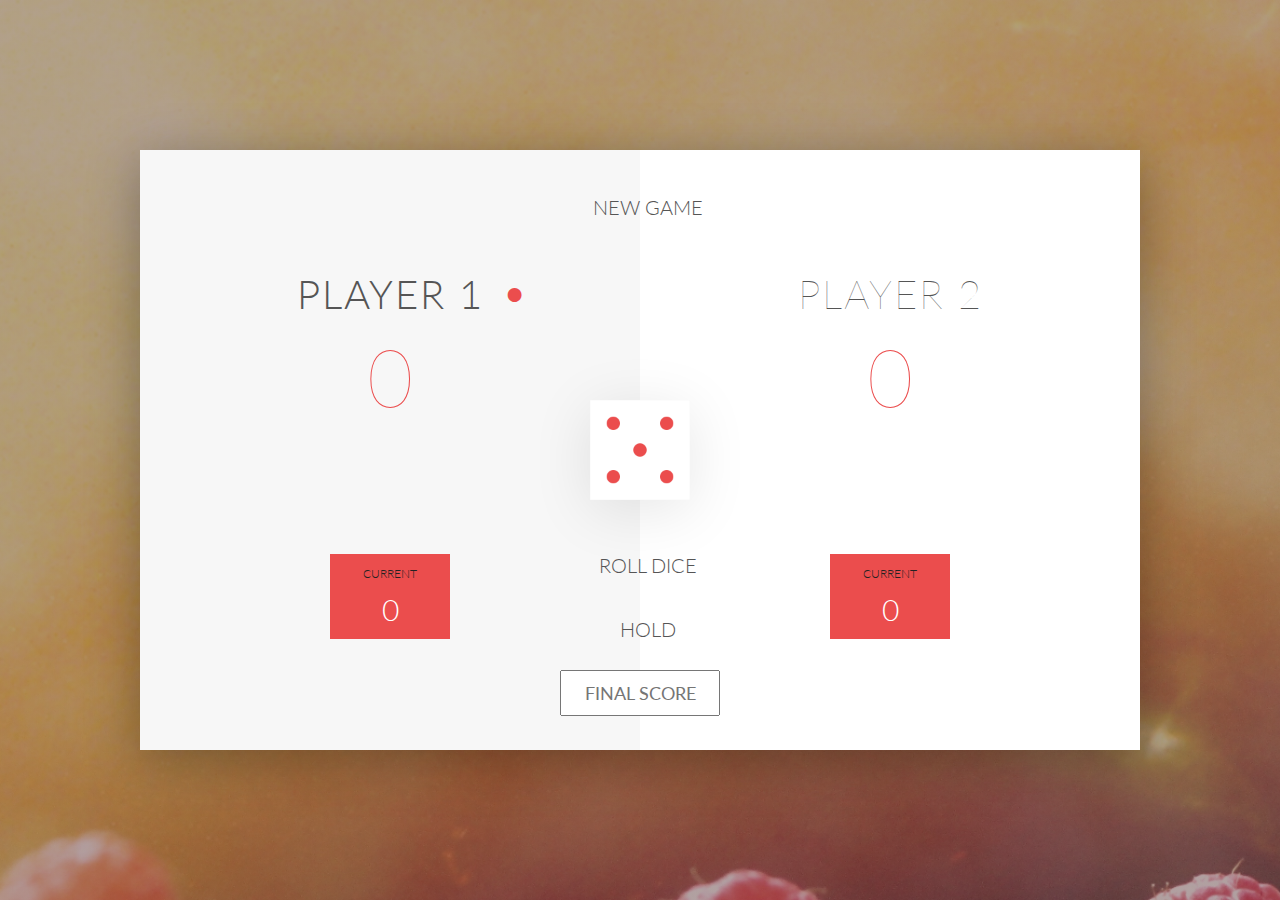
<file: 4-DOM-pig-game/index.html>
<!DOCTYPE html>
<html lang="en">
    <head>
        <meta charset="UTF-8">
        <link href="https://fonts.googleapis.com/css?family=Lato:100,300,600" rel="stylesheet" type="text/css">
        <link href="http://code.ionicframework.com/ionicons/2.0.1/css/ionicons.min.css" rel="stylesheet" type="text/css">
        <link type="text/css" rel="stylesheet" href="style.css">
        
        <title>Pig Game</title>
    </head>

    <body>
        <div class="wrapper clearfix">
            <div class="player-0-panel active">
                <div class="player-name" id="name-0">Player 1</div>
                <div class="player-score" id="score-0">43</div>
                <div class="player-current-box">
                    <div class="player-current-label">Current</div>
                    <div class="player-current-score" id="current-0">11</div>
                </div>
            </div>
            
            <div class="player-1-panel">
                <div class="player-name" id="name-1">Player 2</div>
                <div class="player-score" id="score-1">72</div>
                <div class="player-current-box">
                    <div class="player-current-label">Current</div>
                    <div class="player-current-score" id="current-1">0</div>
                </div>
            </div>
            
            <button class="btn-new"><i class="ion-ios-plus-outline"></i>New game</button>
            <button class="btn-roll"><i class="ion-ios-loop"></i>Roll dice</button>
            <button class="btn-hold"><i class="ion-ios-download-outline"></i>Hold</button>

            <input type="text" placeholder="Final Score" class="final-score">
            
            <img src="dice-5.png" alt="Dice" class="dice" id="dice-1">
            <img src="dice-5.png" alt="Dice" class="dice" id="dice-2">
        </div>
        
        <script src="app.js"></script>
    </body>
</html>
</file>
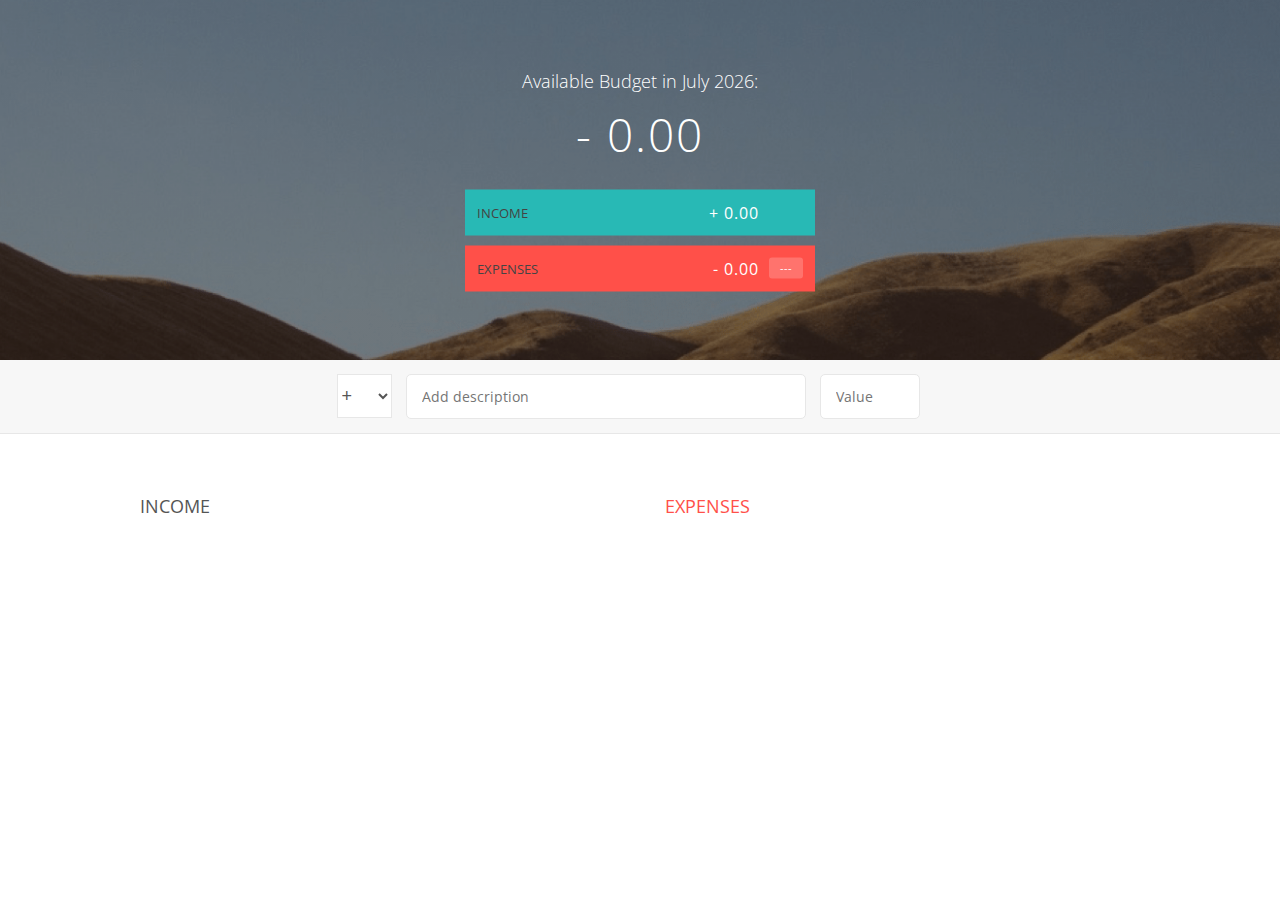
<file: 6-Budgety/index.html>
<!DOCTYPE html>
<html lang="en">
	<head>
		<meta charset="UTF-8">
		<link href="https://fonts.googleapis.com/css?family=Open+Sans:100,300,400,600" rel="stylesheet" type="text/css">
		<link href="http://code.ionicframework.com/ionicons/2.0.1/css/ionicons.min.css" rel="stylesheet" type="text/css">
		<link type="text/css" rel="stylesheet" href="style.css">
		<title>Budgety</title>
	</head>
	<body>

		<div class="top">
			<div class="budget">
				<div class="budget__title">
					Available Budget in <span class="budget__title--month">%Month%</span>:
				</div>

				<div class="budget__value">+ 2,345.64</div>

				<div class="budget__income clearfix">
					<div class="budget__income--text">Income</div>
					<div class="right">
						<div class="budget__income--value">+ 4,300.00</div>
						<div class="budget__income--percentage">&nbsp;</div>
					</div>
				</div>

				<div class="budget__expenses clearfix">
					<div class="budget__expenses--text">Expenses</div>
					<div class="right clearfix">
						<div class="budget__expenses--value">- 1,954.36</div>
						<div class="budget__expenses--percentage">45%</div>
					</div>
				</div>
			</div>
		</div>



		<div class="bottom">
			<div class="add">
				<div class="add__container">
					<select class="add__type">
						<option value="inc" selected>+</option>
						<option value="exp">-</option>
					</select>
					<input type="text" class="add__description" placeholder="Add description">
					<input type="number" class="add__value" placeholder="Value">
					<button class="add__btn"><i class="ion-ios-checkmark-outline"></i></button>
				</div>
			</div>

			<div class="container clearfix">
				<div class="income">
					<h2 class="income__title">Income</h2>

					<div class="income__list">

						<!--
						<div class="item clearfix" id="income-0">
							<div class="item__description">Salary</div>
							<div class="right clearfix">
								<div class="item__value">+ 2,100.00</div>
								<div class="item__delete">
									<button class="item__delete--btn"><i class="ion-ios-close-outline"></i></button>
								</div>
							</div>
						</div>

						<div class="item clearfix" id="income-1">
							<div class="item__description">Sold car</div>
							<div class="right clearfix">
								<div class="item__value">+ 1,500.00</div>
								<div class="item__delete">
									<button class="item__delete--btn"><i class="ion-ios-close-outline"></i></button>
								</div>
							</div>
						</div>
						-->

					</div>
				</div>



				<div class="expenses">
					<h2 class="expenses__title">Expenses</h2>

					<div class="expenses__list">

						<!--
						<div class="item clearfix" id="expense-0">
							<div class="item__description">Apartment rent</div>
							<div class="right clearfix">
								<div class="item__value">- 900.00</div>
								<div class="item__percentage">21%</div>
								<div class="item__delete">
									<button class="item__delete--btn"><i class="ion-ios-close-outline"></i></button>
								</div>
							</div>
						</div>

						<div class="item clearfix" id="expense-1">
							<div class="item__description">Grocery shopping</div>
							<div class="right clearfix">
								<div class="item__value">- 435.28</div>
								<div class="item__percentage">10%</div>
								<div class="item__delete">
									<button class="item__delete--btn"><i class="ion-ios-close-outline"></i></button>
								</div>
							</div>
						</div>
						-->

					</div>
				</div>
			</div>


		</div>

		<script src="app.js"></script>
	</body>
</html>
</file>
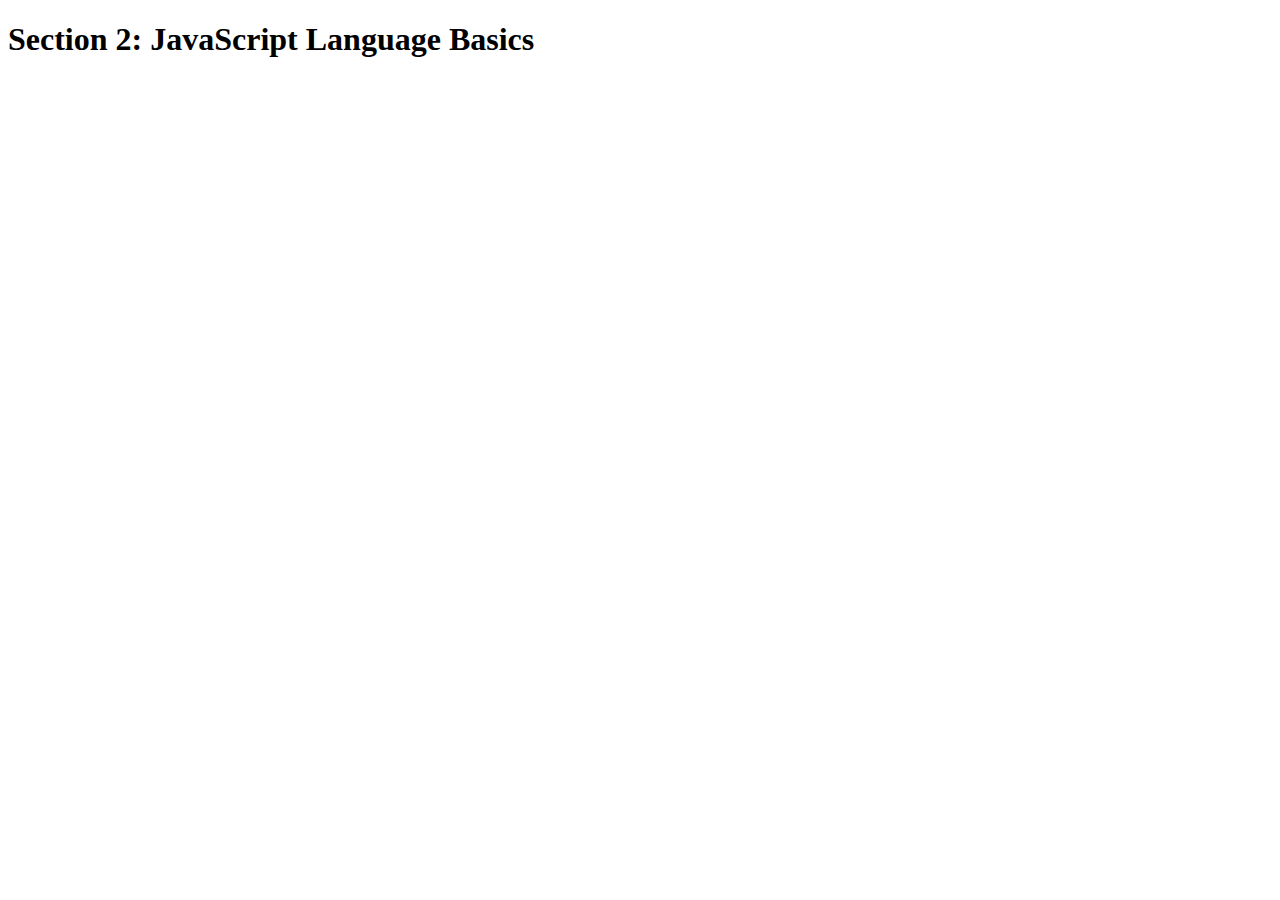
<file: 2-JS-basics/Arrays/index.html>
<!DOCTYPE html>
<html lang="en">
<head>
    <meta charset="UTF-8">
    <title>Section 2: JavaScript Language Basics</title>
</head>

<body>
<h1>Section 2: JavaScript Language Basics</h1>
</body>

<script src="script.js"></script>
</html>
</file>
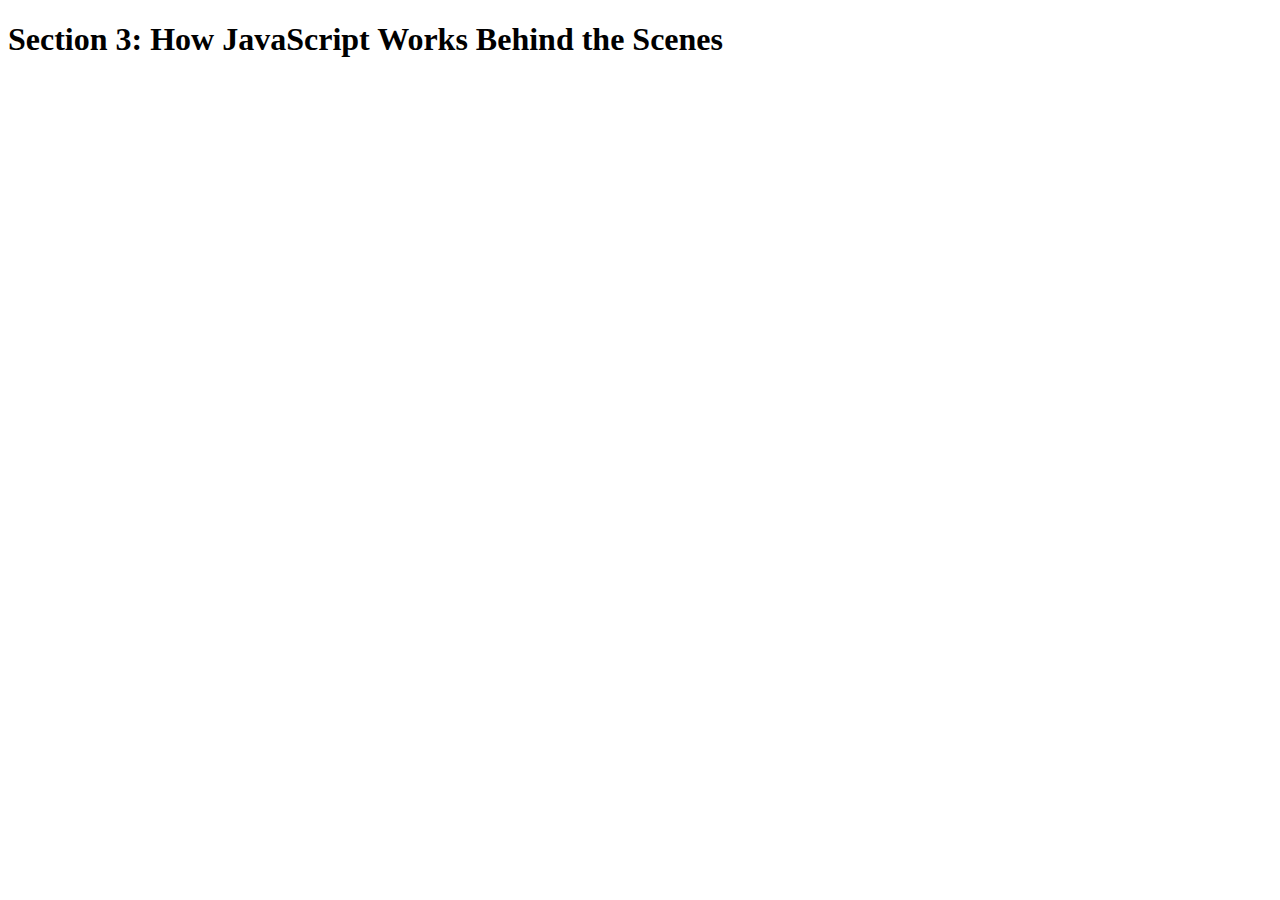
<file: 3-how-JS-works/hoisting/index.html>
<!DOCTYPE html>
<html lang="en">
<head>
    <meta charset="UTF-8">
    <title>Section 3: How JavaScript Works Behind the Scenes</title>
</head>

<body>
<h1>Section 3: How JavaScript Works Behind the Scenes</h1>
<script src="script.js"></script>
</body>
</html>
</file>
<file: 4-DOM-pig-game/style.css>
/**********************************************
*** GENERAL
**********************************************/

.final-score {
    position: absolute;
    left: 50%;
    transform: translateX(-50%);
    top: 520px;
    font-size: 18px;
    font-family: 'Lato';
    text-align: center;
    padding: 10px;
    width: 160px;
    text-transform: uppercase;
}

.final-score:focus {outline: none;}

#dice-1 {top: 120px}
#dice-2 {top: 250px}

* {
    margin: 0;
    padding: 0;
    box-sizing: border-box;
    
}

.clearfix::after {
    content: "";
    display: table;
    clear: both;
}

body {
    background-image: linear-gradient(rgba(62, 20, 20, 0.4), rgba(62, 20, 20, 0.4)), url(back.jpg);
    background-size: cover;
    background-position: center;
    font-family: Lato;
    font-weight: 300;
    position: relative;
    height: 100vh;
    color: #555;
}

.wrapper {
    width: 1000px;
    position: absolute;
    top: 50%;
    left: 50%;
    transform: translate(-50%, -50%);
    background-color: #fff;
    box-shadow: 0px 10px 50px rgba(0, 0, 0, 0.3);
    overflow: hidden;
}

.player-0-panel,
.player-1-panel {
    width: 50%;
    float: left;
    height: 600px;
    padding: 100px;
}



/**********************************************
*** PLAYERS
**********************************************/

.player-name {
    font-size: 40px;
    text-align: center;
    text-transform: uppercase;
    letter-spacing: 2px;
    font-weight: 100;
    margin-top: 20px;
    margin-bottom: 10px;
    position: relative;
}

.player-score {
    text-align: center;
    font-size: 80px;
    font-weight: 100;
    color: #EB4D4D;
    margin-bottom: 130px;
}

.active { background-color: #f7f7f7; }
.active .player-name { font-weight: 300; }

.active .player-name::after {
    content: "\2022";
    font-size: 47px;
    position: absolute;
    color: #EB4D4D;
    top: -7px;
    right: 10px;
    
}

.player-current-box {
    background-color: #EB4D4D;
    color: #fff;
    width: 40%;
    margin: 0 auto;
    padding: 12px;
    text-align: center;
}

.player-current-label {
    text-transform: uppercase;
    margin-bottom: 10px;
    font-size: 12px;
    color: #222;
}

.player-current-score {
    font-size: 30px;
}

button {
    position: absolute;
    width: 200px;
    left: 50%;
    transform: translateX(-50%);
    color: #555;
    background: none;
    border: none;
    font-family: Lato;
    font-size: 20px;
    text-transform: uppercase;
    cursor: pointer;
    font-weight: 300;
    transition: background-color 0.3s, color 0.3s;
}

button:hover { font-weight: 600; }
button:hover i { margin-right: 20px; }

button:focus {
    outline: none;
}

i {
    color: #EB4D4D;
    display: inline-block;
    margin-right: 15px;
    font-size: 32px;
    line-height: 1;
    vertical-align: text-top;
    margin-top: -4px;
    transition: margin 0.3s;
}

.btn-new { top: 45px;}
.btn-roll { top: 403px;}
.btn-hold { top: 467px;}

.dice {
    position: absolute;
    left: 50%;
    top: 178px;
    transform: translateX(-50%);
    height: 100px;
    box-shadow: 0px 10px 60px rgba(0, 0, 0, 0.10);
}

.winner { background-color: #f7f7f7; }
.winner .player-name { font-weight: 300; color: #EB4D4D; }
</file>
<file: 6-Budgety/style.css>
/**********************************************
*** GENERAL
**********************************************/

* {
    margin: 0;
    padding: 0;
    box-sizing: border-box;
}

.clearfix::after {
    content: "";
    display: table;
    clear: both;
}

body {
    color: #555;
    font-family: Open Sans;
    font-size: 16px;
    position: relative;
    height: 100vh;
    font-weight: 400;
}

.right { float: right; }
.red { color: #FF5049 !important; }
.red-focus:focus { border: 1px solid #FF5049 !important; }

/**********************************************
*** TOP PART
**********************************************/

.top {
    height: 40vh;
    background-image: linear-gradient(rgba(0, 0, 0, 0.35), rgba(0, 0, 0, 0.35)), url(back.png);
    background-size: cover;
    background-position: center;
    position: relative;
}

.budget {
    position: absolute;
    width: 350px;
    top: 50%;
    left: 50%;
    transform: translate(-50%, -50%);
    color: #fff;
}

.budget__title {
    font-size: 18px;
    text-align: center;
    margin-bottom: 10px;
    font-weight: 300;
}

.budget__value {
    font-weight: 300;
    font-size: 46px;
    text-align: center;
    margin-bottom: 25px;
    letter-spacing: 2px;
}

.budget__income,
.budget__expenses {
    padding: 12px;
    text-transform: uppercase;
}

.budget__income {
    margin-bottom: 10px;
    background-color: #28B9B5;
}

.budget__expenses {
    background-color: #FF5049;
}

.budget__income--text,
.budget__expenses--text {
    float: left;
    font-size: 13px;
    color: #444;
    margin-top: 2px;
}

.budget__income--value,
.budget__expenses--value {
    letter-spacing: 1px;
    float: left;
}

.budget__income--percentage,
.budget__expenses--percentage {
    float: left;
    width: 34px;
    font-size: 11px;
    padding: 3px 0;
    margin-left: 10px;
}

.budget__expenses--percentage {
    background-color: rgba(255, 255, 255, 0.2);
    text-align: center;
    border-radius: 3px;
}


/**********************************************
*** BOTTOM PART
**********************************************/

/***** FORM *****/
.add {
    padding: 14px;
    border-bottom: 1px solid #e7e7e7;
    background-color: #f7f7f7;
}

.add__container {
    margin: 0 auto;
    text-align: center;
}

.add__type {
    width: 55px;
    border: 1px solid #e7e7e7;
    height: 44px;
    font-size: 18px;
    color: inherit;
    background-color: #fff;
    margin-right: 10px;
    font-weight: 300;
    transition: border 0.3s;
}

.add__description,
.add__value {
    border: 1px solid #e7e7e7;
    background-color: #fff;
    color: inherit;
    font-family: inherit;
    font-size: 14px;
    padding: 12px 15px;
    margin-right: 10px;
    border-radius: 5px;
    transition: border 0.3s;
}

.add__description { width: 400px;}
.add__value { width: 100px;}

.add__btn {
    font-size: 35px;
    background: none;
    border: none;
    color: #28B9B5;
    cursor: pointer;
    display: inline-block;
    vertical-align: middle;
    line-height: 1.1;
    margin-left: 10px;
}

.add__btn:active { transform: translateY(2px); }

.add__type:focus,
.add__description:focus,
.add__value:focus {
    outline: none;
    border: 1px solid #28B9B5;
}

.add__btn:focus { outline: none; }

/***** LISTS *****/
.container {
    width: 1000px;
    margin: 60px auto;
}

.income {
    float: left;
    width: 475px;
    margin-right: 50px;
}

.expenses {
    float: left;
    width: 475px;
}

h2 {
    text-transform: uppercase;
    font-size: 18px;
    font-weight: 400;
    margin-bottom: 15px;
}

.icome__title { color: #28B9B5; }
.expenses__title { color: #FF5049; }

.item {
    padding: 13px;
    border-bottom: 1px solid #e7e7e7;
}

.item:first-child { border-top: 1px solid #e7e7e7; }
.item:nth-child(even) { background-color: #f7f7f7; }

.item__description {
    float: left;
}

.item__value {
    float: left;
    transition: transform 0.3s;
}

.item__percentage {
    float: left;
    margin-left: 20px;
    transition: transform 0.3s;
    font-size: 11px;
    background-color: #FFDAD9;
    padding: 3px;
    border-radius: 3px;
    width: 32px;
    text-align: center;
}

.income .item__value,
.income .item__delete--btn {
    color: #28B9B5;
}

.expenses .item__value,
.expenses .item__percentage,
.expenses .item__delete--btn {
    color: #FF5049;
}


.item__delete {
    float: left;
}

.item__delete--btn {
    font-size: 22px;
    background: none;
    border: none;
    cursor: pointer;
    display: inline-block;
    vertical-align: middle;
    line-height: 1;
    display: none;
}

.item__delete--btn:focus { outline: none; }
.item__delete--btn:active { transform: translateY(2px); }

.item:hover .item__delete--btn { display: block; }
.item:hover .item__value { transform: translateX(-20px); }
.item:hover .item__percentage { transform: translateX(-20px); }


.unpaid {
    background-color: #FFDAD9 !important;
    cursor: pointer;
    color: #FF5049;

}

.unpaid .item__percentage { box-shadow: 0 2px 6px 0 rgba(0, 0, 0, 0.1); }
.unpaid:hover .item__description { font-weight: 900; }
</file>
